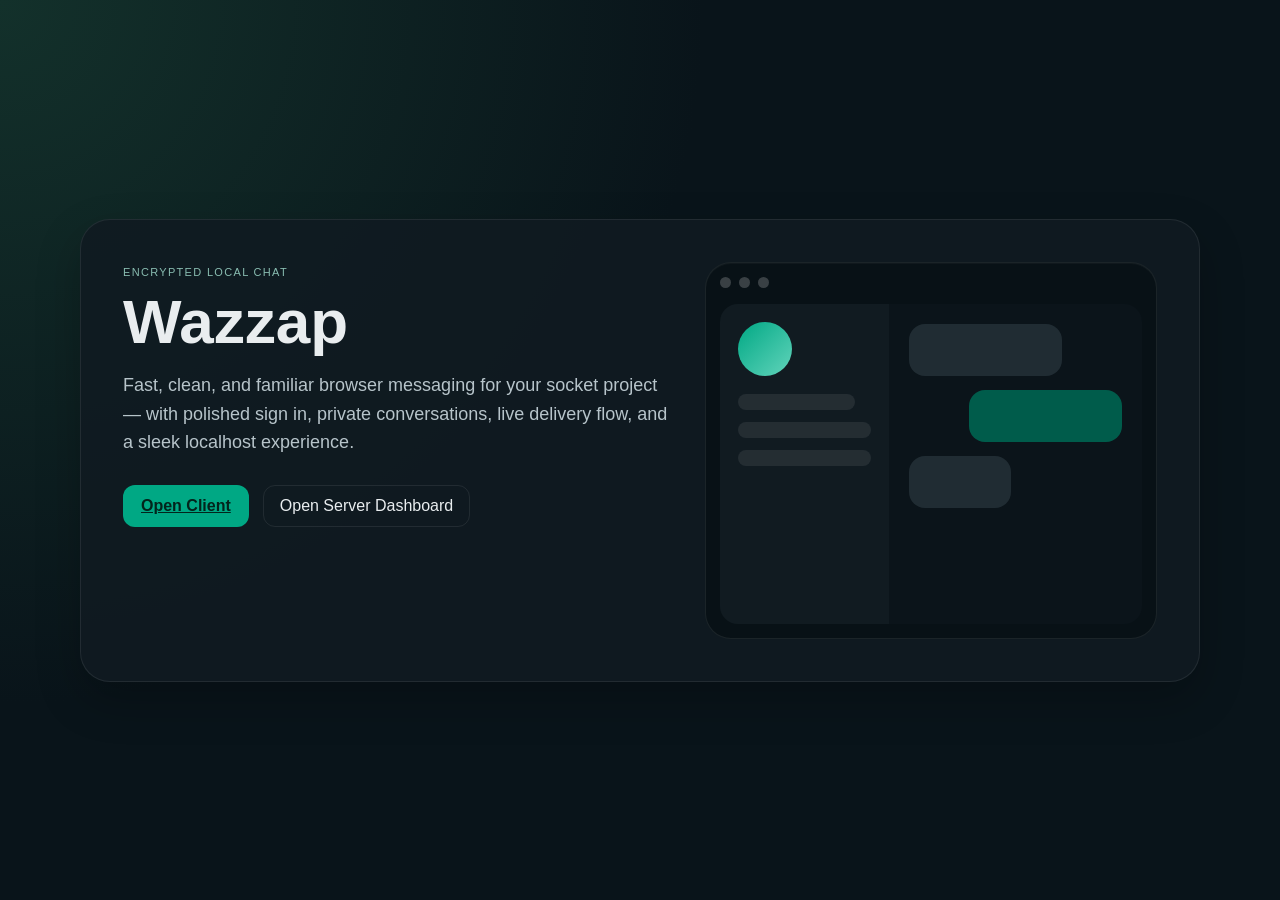
<file: static/index.html>
<!doctype html>
<html>
<head>
  <meta charset="utf-8">
  <meta name="viewport" content="width=device-width, initial-scale=1">
  <title>Wazzap</title>
  <link rel="stylesheet" href="/static/style.css">
</head>
<body class="landing-body">
  <!-- Landing page that links to the browser client and the server dashboard. -->
  <div class="landing-shell">
    <div class="hero-card">
      <div class="hero-copy">
        <span class="eyebrow">Encrypted local chat</span>
        <h1>Wazzap</h1>
        <p>
          Fast, clean, and familiar browser messaging for your socket project — with polished sign in,
          private conversations, live delivery flow, and a sleek localhost experience.
        </p>
        <div class="hero-actions">
          <a class="primary-btn" href="/client">Open Client</a>
          <a class="ghost-btn" href="/server">Open Server Dashboard</a>
        </div>
      </div>
      <div class="hero-preview">
        <div class="preview-window">
          <div class="preview-topbar">
            <span></span><span></span><span></span>
          </div>
          <div class="preview-body">
            <div class="preview-sidebar">
              <div class="preview-avatar"></div>
              <div class="preview-line wide"></div>
              <div class="preview-line"></div>
              <div class="preview-line"></div>
            </div>
            <div class="preview-chat">
              <div class="preview-bubble incoming"></div>
              <div class="preview-bubble outgoing"></div>
              <div class="preview-bubble incoming short"></div>
            </div>
          </div>
        </div>
      </div>
    </div>
  </div>
</body>
</html>
</file>
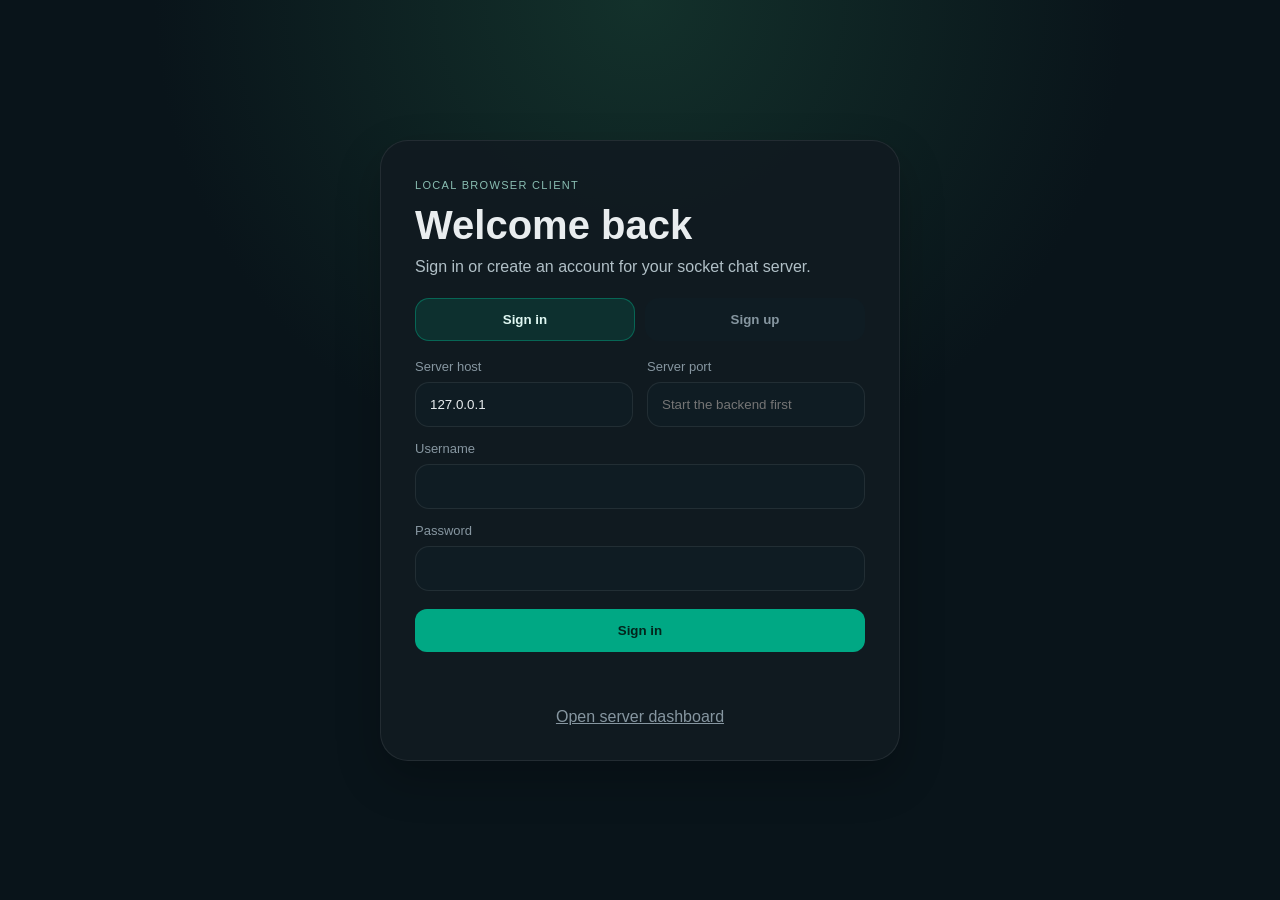
<file: static/client.html>
<!doctype html>
<html>
<head>
  <meta charset="utf-8">
  <meta name="viewport" content="width=device-width, initial-scale=1">
  <title>Client Chat</title>
  <link rel="stylesheet" href="/static/style.css">
</head>
<body class="chat-body">
  <div id="authScreen" class="auth-screen">
    <div class="auth-card">
      <div class="auth-brand">
        <span class="eyebrow">Local browser client</span>
        <h1>Welcome back</h1>
        <p>Sign in or create an account for your socket chat server.</p>
      </div>

      <div class="tab-row">
        <button class="tab-btn active" data-mode="signin">Sign in</button>
        <button class="tab-btn" data-mode="signup">Sign up</button>
      </div>

      <div class="auth-grid">
        <label class="field">
          <span>Server host</span>
          <input id="hostInput" value="127.0.0.1">
        </label>
        <label class="field">
          <span>Server port</span>
          <input id="portInput" type="number" placeholder="Start the backend first">
        </label>
        <label class="field full">
          <span>Username</span>
          <input id="usernameInput" autocomplete="username">
        </label>
        <label class="field full">
          <span>Password</span>
          <input id="passwordInput" type="password" autocomplete="current-password">
        </label>
      </div>

      <button id="authSubmit" class="primary-btn auth-submit">Sign in</button>
      <div id="authFeedback" class="feedback"></div>

      <div class="auth-footer">
        <a href="/server">Open server dashboard</a>
      </div>
    </div>
  </div>

  <div id="chatScreen" class="chat-app hidden">
    <aside class="sidebar">
      <div class="sidebar-top">
        <div>
          <span class="eyebrow">Chats</span>
          <h2 id="sidebarUser">User</h2>
        </div>
        <button id="newChatBtn" class="circle-btn" title="New chat">+</button>
      </div>
      <div class="search-box">
        <input id="contactSearch" placeholder="Search chats">
      </div>
      <div id="contactList" class="contact-list"></div>
      <div class="sidebar-bottom">
        <button id="disconnectBtn" class="ghost-btn wide-btn">Disconnect</button>
      </div>
    </aside>

    <main class="chat-main">
      <div id="emptyState" class="empty-state">
        <div class="empty-illustration"></div>
        <h3>Select a chat</h3>
        <p>Choose a previous conversation or start a new one with the + button.</p>
      </div>

      <div id="conversationShell" class="conversation-shell hidden">
        <header class="conversation-header">
          <div>
            <h3 id="chatTitle">Conversation</h3>
            <div id="chatSubtitle" class="subtle-text"></div>
          </div>
        </header>
        <div id="messageFeed" class="message-feed"></div>
        <div class="composer">
          <input id="messageInput" placeholder="Type a message">
          <button id="sendBtn" class="primary-btn">Send</button>
        </div>
      </div>
    </main>
  </div>

  <div id="newChatModal" class="modal hidden">
    <div class="modal-card">
      <div class="modal-head">
        <h3>Start a new discussion</h3>
        <button id="closeModalBtn" class="icon-btn">×</button>
      </div>
      <label class="field full">
        <span>Username</span>
        <input id="manualRecipientInput" placeholder="Type the exact username">
      </label>
      <div id="newChatFeedback" class="feedback"></div>
      <button id="openChatBtn" class="primary-btn wide-btn">Open chat</button>
    </div>
  </div>

<script>
const state = {
  mode: 'signin',
  sessionId: null,
  username: null,
  selectedContact: null,
  conversations: [],
  allConversations: [],
  knownUsers: [],
  pendingStatus: [],
  disconnecting: false,
  sending: false,
  lastSendKey: '',
  lastSendAt: 0,
  lastRenderedContact: null,
  lastRenderedMessageCount: 0,
};

function $(id){ return document.getElementById(id); }
async function post(url, body={}){
  const res = await fetch(url,{method:'POST', headers:{'Content-Type':'application/json'}, body:JSON.stringify(body)});
  return res.json();
}
function escapeHtml(text=''){
  return text.replace(/[&<>"']/g, ch => ({'&':'&amp;','<':'&lt;','>':'&gt;','"':'&quot;',"'":'&#39;'}[ch]));
}
function formatTime(text){
  if(!text) return '';
  const d = new Date(text.replace(' ', 'T'));
  if(Number.isNaN(d.getTime())) return text;
  return d.toLocaleTimeString([], {hour:'numeric', minute:'2-digit'});
}
function setFeedback(text, type='info'){
  const node = $('authFeedback');
  node.textContent = text || '';
  node.className = 'feedback ' + (text ? ('show ' + type) : '');
}
function setNewChatFeedback(text, type='error'){
  const node = $('newChatFeedback');
  node.textContent = text || '';
  node.className = 'feedback ' + (text ? ('show ' + type) : '');
}
function updateModeButtons(){
  document.querySelectorAll('.tab-btn').forEach(btn=>{
    btn.classList.toggle('active', btn.dataset.mode === state.mode);
  });
  $('authSubmit').textContent = state.mode === 'signin' ? 'Sign in' : 'Create account';
}
function showChatUI(){
  $('authScreen').classList.add('hidden');
  $('chatScreen').classList.remove('hidden');
  $('sidebarUser').textContent = state.username || 'User';
}
function showAuthUI(){
  $('chatScreen').classList.add('hidden');
  $('authScreen').classList.remove('hidden');
}
function findConversation(contact){
  return state.allConversations.find(c => c.contact === contact)
      || state.conversations.find(c => c.contact === contact);
}
function renderContacts(){
  const root = $('contactList');
  const query = $('contactSearch').value.trim().toLowerCase();
  let rows = state.conversations.slice();

  if(query){
    rows = rows.filter(row => row.contact.toLowerCase().includes(query) || (row.last_message || '').toLowerCase().includes(query));
  }

  if(!rows.length){
    root.innerHTML = '<div class="empty-copy padded">No chats yet.</div>';
    return;
  }

  root.innerHTML = rows.map(row=>{
    const online = state.knownUsers.find(u=>u.username === row.contact)?.online || false;
    return `
      <button class="contact-item ${state.selectedContact === row.contact ? 'active' : ''}" data-contact="${escapeHtml(row.contact)}">
        <div class="contact-avatar">${escapeHtml(row.contact.slice(0,1).toUpperCase())}</div>
        <div class="contact-meta">
          <div class="contact-head">
            <strong>${escapeHtml(row.contact)}</strong>
            <span>${online ? 'online' : ''}</span>
          </div>
          <div class="contact-preview">${escapeHtml(row.last_message || 'Conversation started')}</div>
        </div>
      </button>
    `;
  }).join('');

  root.querySelectorAll('.contact-item').forEach(btn=>{
    btn.onclick = ()=>{
      state.selectedContact = btn.dataset.contact;
      renderContacts();
      renderConversation();
    };
  });
}
function renderConversation(){
  const contact = state.selectedContact;
  if(!contact){
    $('emptyState').classList.remove('hidden');
    $('conversationShell').classList.add('hidden');
    state.lastRenderedContact = null;
    state.lastRenderedMessageCount = 0;
    return;
  }

  $('emptyState').classList.add('hidden');
  $('conversationShell').classList.remove('hidden');
  $('chatTitle').textContent = contact;

  const online = state.knownUsers.find(u=>u.username === contact)?.online;
  $('chatSubtitle').textContent = online ? 'Online' : 'Offline or not connected right now';

  const convo = findConversation(contact) || {messages:[]};
  const messages = convo.messages || [];
  const root = $('messageFeed');

  // Remember scroll position before replacing the conversation HTML.
  const previousScrollTop = root.scrollTop;
  const previousScrollHeight = root.scrollHeight;
  const wasNearBottom = (previousScrollHeight - (previousScrollTop + root.clientHeight)) < 80;
  const contactChanged = state.lastRenderedContact !== contact;
  const messageCountIncreased = messages.length > state.lastRenderedMessageCount;

  if(!messages.length){
    root.innerHTML = '<div class="empty-copy">No messages yet. Send the first encrypted message.</div>';
  } else {
    root.innerHTML = messages.map(msg=>{
      const mine = msg.direction === 'outgoing';
      const status = mine ? (msg.delivered ? 'Delivered' : 'Pending') : '';
      return `
        <div class="bubble-row ${mine ? 'mine' : 'theirs'}">
          <div class="bubble ${mine ? 'outgoing' : 'incoming'}">
            <div class="bubble-text">${escapeHtml(msg.text)}</div>
            <div class="bubble-meta">${formatTime(msg.time_sent)} ${status ? '· ' + status : ''}</div>
          </div>
        </div>
      `;
    }).join('');
  }

  // Auto-scroll only when it is actually helpful:
  // 1) when opening a different conversation, or
  // 2) when a new message appears and the user was already near the bottom.
  if(contactChanged || (messageCountIncreased && wasNearBottom)){
    root.scrollTop = root.scrollHeight;
  } else {
    // Preserve the reader's relative position when refreshState() re-renders the same chat.
    const heightDelta = root.scrollHeight - previousScrollHeight;
    root.scrollTop = Math.max(0, previousScrollTop + heightDelta);
  }

  state.lastRenderedContact = contact;
  state.lastRenderedMessageCount = messages.length;
}

function mergeEvents(events){
  for(const event of events || []){
    if(['delivery','server_ack','offline_notice','status','system'].includes(event.kind)){
      state.pendingStatus.push(event.text || '');
      state.pendingStatus = state.pendingStatus.slice(-8);
    }
  }
}
async function refreshState(){
  if(!state.sessionId || state.disconnecting) return;
  const res = await fetch('/api/client/state?session_id=' + encodeURIComponent(state.sessionId));
  const data = await res.json();
  if(!data.ok || data.closed){
    state.sessionId = null;
    setFeedback('Session closed. Please sign in again.', 'error');
    showAuthUI();
    return;
  }
  state.conversations = data.conversations || [];
  state.allConversations = data.all_conversations || [];
  state.knownUsers = data.known_users || [];
  mergeEvents(data.events || []);
  renderContacts();
  renderConversation();
}
async function authenticate(){
  const host = $('hostInput').value.trim();
  const port = Number($('portInput').value);
  const username = $('usernameInput').value.trim();
  const password = $('passwordInput').value;
  const res = await post('/api/client/auth', {host, port, username, password, mode: state.mode});
  if(!res.ok){ setFeedback(res.message || 'Authentication failed.', 'error'); return; }
  state.sessionId = res.session_id;
  state.username = res.username;
  state.selectedContact = null;
  state.pendingStatus = [];
  state.disconnecting = false;
  setFeedback('');
  showChatUI();
  await refreshState();
}
async function sendMessage(){
  const text = $('messageInput').value.trim();
  if(!state.selectedContact || !text || !state.sessionId || state.sending) return;

  const sendKey = `${state.sessionId}::${state.selectedContact}::${text}`;
  const now = Date.now();
  if (state.lastSendKey === sendKey && (now - state.lastSendAt) < 900) {
    return;
  }

  state.sending = true;
  state.lastSendKey = sendKey;
  state.lastSendAt = now;
  $('sendBtn').disabled = true;

  try{
    const res = await post('/api/client/send_chat', {session_id: state.sessionId, recipient: state.selectedContact, text});
    if(!res.ok){
      state.pendingStatus.push(res.message || 'Send failed');
      state.pendingStatus = state.pendingStatus.slice(-8);
      renderConversation();
      return;
    }
    $('messageInput').value = '';
    setTimeout(refreshState, 180);
  } finally {
    state.sending = false;
    $('sendBtn').disabled = false;
  }
}
function openChatFromModal(){
  const manual = $('manualRecipientInput').value.trim();
  if(!manual){
    setNewChatFeedback('Enter a username.', 'error');
    return;
  }
  if(manual === state.username){
    setNewChatFeedback('Choose another user.', 'error');
    return;
  }
  state.selectedContact = manual;
  $('newChatModal').classList.add('hidden');
  $('manualRecipientInput').value = '';
  setNewChatFeedback('');
  renderContacts();
  renderConversation();
}
async function disconnectClient(showMessage=true){
  if(!state.sessionId || state.disconnecting) return;
  state.disconnecting = true;
  const sessionId = state.sessionId;
  try{
    await fetch('/api/client/disconnect', {
      method:'POST',
      headers:{'Content-Type':'application/json'},
      body: JSON.stringify({session_id: sessionId}),
      keepalive: true
    });
  }catch(e){}
  state.sessionId = null;
  state.username = null;
  state.selectedContact = null;
  state.conversations = [];
  state.allConversations = [];
  state.knownUsers = [];
  state.pendingStatus = [];
  state.disconnecting = false;
  showAuthUI();
  if(showMessage) setFeedback('Disconnected.', 'info');
}
function disconnectOnUnload(){
  if(!state.sessionId) return;
  const payload = JSON.stringify({session_id: state.sessionId});
  try {
    navigator.sendBeacon('/api/client/disconnect', new Blob([payload], {type:'application/json'}));
  } catch (e) {
    try {
      fetch('/api/client/disconnect', {
        method:'POST',
        headers:{'Content-Type':'application/json'},
        body: payload,
        keepalive: true
      });
    } catch (err) {}
  }
}

Array.from(document.querySelectorAll('.tab-btn')).forEach(btn=>{
  btn.onclick = ()=>{ state.mode = btn.dataset.mode; updateModeButtons(); setFeedback(''); };
});
$('authSubmit').onclick = authenticate;
$('passwordInput').addEventListener('keydown', e=>{ if(e.key === 'Enter') authenticate(); });
$('contactSearch').addEventListener('input', renderContacts);
$('sendBtn').onclick = sendMessage;
$('messageInput').addEventListener('keydown', e=>{ if(e.key === 'Enter') sendMessage(); });
$('newChatBtn').onclick = ()=> {
  $('newChatModal').classList.remove('hidden');
  $('manualRecipientInput').focus();
  setNewChatFeedback('');
};
$('closeModalBtn').onclick = ()=> {
  $('newChatModal').classList.add('hidden');
  setNewChatFeedback('');
};
$('openChatBtn').onclick = openChatFromModal;
$('manualRecipientInput').addEventListener('keydown', e=>{ if(e.key === 'Enter') openChatFromModal(); });
$('disconnectBtn').onclick = async ()=>{ await disconnectClient(true); };

window.addEventListener('pagehide', disconnectOnUnload);
window.addEventListener('beforeunload', disconnectOnUnload);

updateModeButtons();
setInterval(refreshState, 900);
</script>
</body>
</html>
</file>
<file: static/style.css>
/*
  Shared visual theme for all Wazzap pages.
  The same stylesheet is used by the landing page, the client UI, and the
  server dashboard so the whole project keeps one consistent look and feel.
*/
:root {
  --bg: #0b141a;
  --panel: #111b21;
  --panel-2: #202c33;
  --panel-3: #1f2c34;
  --text: #e9edef;
  --muted: #8696a0;
  --accent: #00a884;
  --accent-dark: #0b6e5b;
  --bubble-in: #202c33;
  --bubble-out: #005c4b;
  --border: rgba(255,255,255,0.08);
  --shadow: 0 18px 45px rgba(0,0,0,0.24);
  --white: #fff;
  --danger: #d84b4b;
}
* { box-sizing: border-box; }
body { margin: 0; font-family: Inter, Arial, sans-serif; color: var(--text); background: #09141a; }
a { color: inherit; }
.hidden { display: none !important; }
.eyebrow { display: inline-block; text-transform: uppercase; letter-spacing: .12em; font-size: 11px; color: #89bdb1; margin-bottom: 12px; }
.primary-btn, .ghost-btn, .danger-btn, .tab-btn, .circle-btn, .icon-btn { cursor: pointer; border: 0; transition: .18s ease; }
.primary-btn { background: var(--accent); color: #03241c; padding: 12px 18px; border-radius: 12px; font-weight: 700; }
.primary-btn:hover { background: #14c8a0; }
.ghost-btn { background: transparent; color: var(--text); border: 1px solid var(--border); padding: 11px 16px; border-radius: 12px; text-decoration: none; }
.ghost-btn:hover { background: rgba(255,255,255,0.05); }
.danger-btn { background: var(--danger); color: var(--white); padding: 12px 18px; border-radius: 12px; font-weight: 700; }
.circle-btn { width: 42px; height: 42px; border-radius: 50%; background: var(--accent); color: #03241c; font-size: 28px; line-height: 1; }
.icon-btn { width: 36px; height: 36px; border-radius: 50%; background: rgba(255,255,255,0.06); color: var(--white); font-size: 24px; }
.wide-btn { width: 100%; }
.field { display: flex; flex-direction: column; gap: 8px; }
.field span { font-size: 13px; color: var(--muted); }
.field input, .field select { width: 100%; background: #0f1c23; border: 1px solid var(--border); color: var(--text); padding: 14px 14px; border-radius: 14px; outline: none; }
.field input:focus, .field select:focus, .composer input:focus, .search-box input:focus { border-color: rgba(0,168,132,.7); }
.full { grid-column: 1 / -1; }
.feedback { min-height: 24px; margin-top: 12px; font-size: 14px; color: var(--muted); }
.feedback.show.error { color: #ff9f9f; }
.feedback.show.info { color: #8fdacb; }
/* Landing page layout */
.landing-body { min-height: 100vh; background: radial-gradient(circle at top left, #13312b, #09141a 45%); display: grid; place-items: center; padding: 28px; }
.landing-shell { width: min(1120px, 100%); }
.hero-card { background: rgba(17,27,33,.88); border: 1px solid var(--border); box-shadow: var(--shadow); border-radius: 30px; padding: 42px; display: grid; grid-template-columns: 1.1fr .9fr; gap: 30px; }
.hero-card h1 { font-size: clamp(36px, 5vw, 62px); line-height: 1.02; margin: 0 0 16px; }
.hero-card p { color: #b7c4ca; font-size: 18px; line-height: 1.6; max-width: 680px; }
.hero-actions { display: flex; gap: 14px; margin-top: 28px; }
.preview-window { background: #081116; border: 1px solid var(--border); border-radius: 26px; padding: 14px; box-shadow: inset 0 1px 0 rgba(255,255,255,.03); }
.preview-topbar { display: flex; gap: 8px; margin-bottom: 16px; }
.preview-topbar span { width: 11px; height: 11px; border-radius: 50%; background: rgba(255,255,255,.2); }
.preview-body { display: grid; grid-template-columns: 0.8fr 1.2fr; min-height: 320px; border-radius: 18px; overflow: hidden; }
.preview-sidebar { background: #111b21; padding: 18px; }
.preview-avatar { width: 54px; height: 54px; border-radius: 50%; background: linear-gradient(135deg, #00a884, #62d4bb); margin-bottom: 18px; }
.preview-line { height: 16px; border-radius: 10px; background: rgba(255,255,255,.08); margin-bottom: 12px; }
.preview-line.wide { width: 88%; }
.preview-chat { background: #0b141a; padding: 20px; display: flex; flex-direction: column; gap: 14px; }
.preview-bubble { height: 52px; border-radius: 16px; width: 72%; }
.preview-bubble.incoming { background: #202c33; }
.preview-bubble.outgoing { background: #005c4b; align-self: end; }
.preview-bubble.short { width: 48%; }
/* Authentication and top-level page containers */
.auth-screen, .dashboard-body, .chat-body { min-height: 100vh; }
.auth-screen { display: grid; place-items: center; padding: 28px; background: radial-gradient(circle at top, #13312b, #09141a 44%); }
.auth-card { width: min(520px, 100%); background: rgba(17,27,33,.95); border: 1px solid var(--border); border-radius: 28px; padding: 34px; box-shadow: var(--shadow); }
.auth-card h1 { margin: 0 0 10px; font-size: 40px; }
.auth-card p { color: #b1c0c7; margin: 0 0 22px; }
.tab-row { display: grid; grid-template-columns: 1fr 1fr; gap: 10px; margin: 18px 0 18px; }
.tab-btn { background: #0f1c23; color: var(--muted); padding: 13px 18px; border-radius: 14px; font-weight: 700; border: 1px solid transparent; }
.tab-btn.active { background: rgba(0,168,132,.16); border-color: rgba(0,168,132,.45); color: #dff7f2; }
.auth-grid { display: grid; grid-template-columns: 1fr 1fr; gap: 14px; }
.auth-submit { width: 100%; margin-top: 18px; padding: 14px; }
.auth-footer { margin-top: 20px; text-align: center; color: var(--muted); }
/* Main two-column chat layout */
.chat-app { display: grid; grid-template-columns: 390px 1fr; height: 100vh; }
.sidebar { background: var(--panel); border-right: 1px solid var(--border); display: flex; flex-direction: column; }
.sidebar-top { padding: 24px 22px 14px; display: flex; justify-content: space-between; align-items: center; }
.sidebar-top h2 { margin: 0; font-size: 26px; }
.search-box { padding: 0 18px 14px; }
.search-box input { width: 100%; background: #202c33; border: 1px solid transparent; color: var(--text); padding: 14px 16px; border-radius: 12px; }
/* Scrollable conversation list on the left side */
.contact-list { flex: 1; overflow: auto; }
.contact-item { width: 100%; background: transparent; border: 0; color: var(--text); display: grid; grid-template-columns: 56px 1fr; gap: 12px; padding: 14px 18px; text-align: left; border-bottom: 1px solid rgba(255,255,255,0.04); }
.contact-item:hover, .contact-item.active { background: rgba(255,255,255,0.04); }
.contact-avatar { width: 52px; height: 52px; border-radius: 50%; display: grid; place-items: center; font-weight: 800; background: linear-gradient(135deg, #164038, #0c6f59); }
.contact-meta { min-width: 0; }
.contact-head { display: flex; justify-content: space-between; gap: 10px; margin-bottom: 6px; }
.contact-head span { color: var(--muted); font-size: 12px; }
.contact-preview { color: var(--muted); white-space: nowrap; overflow: hidden; text-overflow: ellipsis; }
.sidebar-bottom { padding: 16px 18px 20px; border-top: 1px solid var(--border); }
.chat-main { background: linear-gradient(180deg, #0b141a, #0d171d); display: flex; align-items: stretch; justify-content: center; }
.empty-state { margin: auto; text-align: center; color: var(--muted); max-width: 440px; padding: 24px; }
.empty-state h3 { color: var(--text); font-size: 32px; margin-bottom: 12px; }
.empty-illustration { width: 120px; height: 120px; margin: 0 auto 22px; border-radius: 50%; background: radial-gradient(circle at 30% 30%, #1ce7b8, #005c4b 70%); box-shadow: 0 0 0 14px rgba(0,168,132,.08); }
.conversation-shell { width: 100%; display: grid; grid-template-rows: auto 1fr auto auto; }
.conversation-header { padding: 20px 24px; border-bottom: 1px solid var(--border); background: rgba(17,27,33,.7); backdrop-filter: blur(5px); }
.conversation-header h3 { margin: 0 0 6px; font-size: 24px; }
.subtle-text, .composer-notice, .empty-copy { color: var(--muted); }
/* Scrollable message area inside one conversation */
.message-feed { padding: 26px; overflow: auto; display: flex; flex-direction: column; gap: 10px; background-image:
  linear-gradient(rgba(11,20,26,.88), rgba(11,20,26,.88)),
  radial-gradient(circle at top left, rgba(255,255,255,.04), transparent 35%);
}
.bubble-row { display: flex; }
.bubble-row.mine { justify-content: flex-end; }
.bubble { max-width: min(70%, 700px); padding: 12px 14px 10px; border-radius: 14px; box-shadow: 0 2px 10px rgba(0,0,0,.16); }
.bubble.incoming { background: var(--bubble-in); border-top-left-radius: 4px; }
.bubble.outgoing { background: var(--bubble-out); border-top-right-radius: 4px; }
.bubble-text { line-height: 1.45; white-space: pre-wrap; }
.bubble-meta { font-size: 12px; color: rgba(233,237,239,.72); margin-top: 6px; text-align: right; }
.composer-notice { min-height: 22px; padding: 0 24px 10px; font-size: 13px; }
.composer { padding: 14px 20px 20px; display: grid; grid-template-columns: 1fr auto; gap: 14px; border-top: 1px solid var(--border); background: rgba(17,27,33,.84); }
.composer input { background: #202c33; border: 1px solid transparent; color: var(--text); padding: 15px 16px; border-radius: 12px; }
.modal { position: fixed; inset: 0; background: rgba(0,0,0,.55); display: grid; place-items: center; padding: 24px; }
.modal-card { width: min(440px, 100%); background: #101b21; border: 1px solid var(--border); border-radius: 22px; padding: 24px; box-shadow: var(--shadow); }
.modal-head { display: flex; justify-content: space-between; align-items: center; margin-bottom: 18px; }
.modal-head h3 { margin: 0; }
/* Server dashboard layout */
.dashboard-body { background: #09141a; padding: 24px; }
.dashboard-shell { max-width: 1280px; margin: 0 auto; }
.page-header { display: flex; justify-content: space-between; align-items: center; gap: 16px; }
.page-header.compact { margin-bottom: 20px; }
.page-header h1 { margin: 0; font-size: 36px; }
.card { background: rgba(17,27,33,.96); border: 1px solid var(--border); border-radius: 22px; box-shadow: var(--shadow); }
.toolbar { display: flex; justify-content: space-between; align-items: end; gap: 16px; padding: 20px; margin-bottom: 18px; }
.small-field { max-width: 220px; }
.toolbar-actions { display: flex; gap: 12px; }
.stats-grid { display: grid; grid-template-columns: repeat(4, 1fr); gap: 16px; margin-bottom: 18px; }
.stat-card { background: rgba(17,27,33,.96); border: 1px solid var(--border); border-radius: 18px; padding: 18px 20px; }
.stat-label { display: block; font-size: 13px; color: var(--muted); margin-bottom: 8px; }
.stat-card strong { font-size: 28px; }
.dashboard-grid { display: grid; grid-template-columns: repeat(2, 1fr); gap: 18px; }
.panel { padding: 20px; min-height: 260px; }
.panel-head { margin-bottom: 12px; }
.panel-head h2 { margin: 0; font-size: 22px; }
.full-span { grid-column: 1 / -1; }
.stack-list { display: flex; flex-direction: column; gap: 12px; }
.row-item { padding: 14px 16px; border-radius: 14px; background: rgba(255,255,255,.03); display: flex; justify-content: space-between; gap: 16px; align-items: center; }
.badge { display: inline-block; padding: 6px 10px; border-radius: 999px; font-size: 12px; background: rgba(255,255,255,.08); color: var(--text); }
.badge.success { background: rgba(0,168,132,.18); color: #90f0dd; }
.mini-stats { display: flex; gap: 14px; color: var(--muted); flex-wrap: wrap; }
.logbox { margin: 0; white-space: pre-wrap; word-break: break-word; max-height: 420px; overflow: auto; color: #d8e2e6; }
.padded { padding: 16px; }
/* Responsive tweaks for smaller screens */
@media (max-width: 980px) {
  .hero-card { grid-template-columns: 1fr; }
  .chat-app { grid-template-columns: 1fr; }
  .sidebar { max-height: 46vh; }
  .stats-grid, .dashboard-grid, .auth-grid { grid-template-columns: 1fr; }
}


/* v9: allow dashboard page to scroll normally */
body.dashboard-body {
  min-height: 100vh;
  height: auto;
  overflow-y: auto;
  overflow-x: hidden;
}

body.dashboard-body .dashboard-shell {
  padding-bottom: 24px;
}

/* keep chat page fixed-scroll behavior only on chat */
body.chat-body {
  height: 100vh;
  overflow: hidden;
}


/* v10: only the chat page uses fixed viewport scrolling */
body.chat-body {
  height: 100vh;
  overflow: hidden;
}

body.chat-body .chat-app {
  height: 100vh;
  overflow: hidden;
}

body.chat-body .sidebar,
body.chat-body .chat-main,
body.chat-body .conversation-shell {
  min-height: 0;
}

body.chat-body .contact-list {
  overflow-y: auto;
}

body.chat-body .message-feed {
  flex: 1 1 auto;
  min-height: 0;
  overflow-y: auto;
  overflow-x: hidden;
}

body.chat-body .composer {
  flex-shrink: 0;
}

/* dashboard and other pages scroll normally */
html, body {
  min-height: 100%;
}

body.dashboard-body,
body.landing-body,
body.auth-screen {
  height: auto;
  overflow-y: auto;
  overflow-x: hidden;
}
</file>
